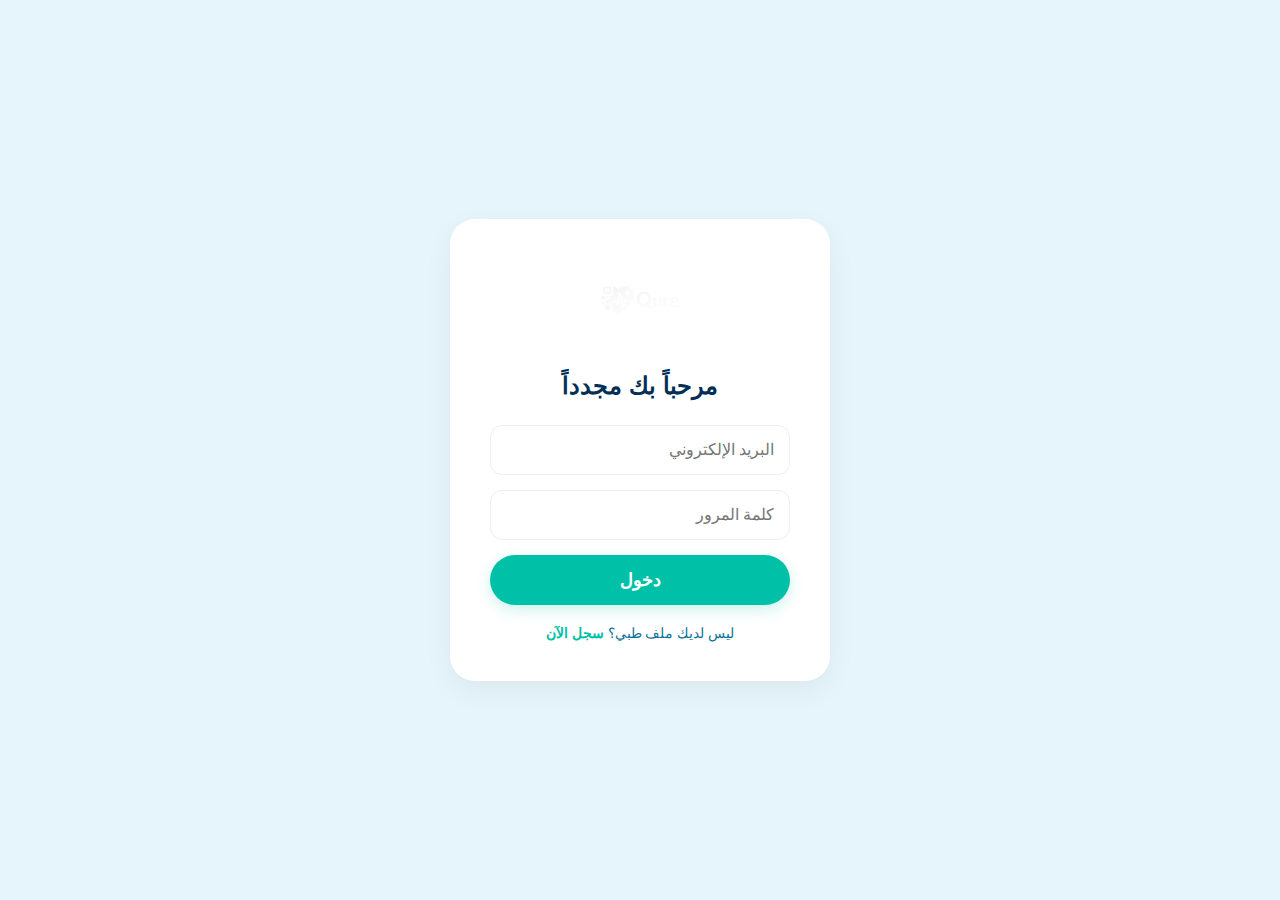
<file: login.html>
<!DOCTYPE html>
<html lang="ar" dir="rtl">
<head>
    <meta charset="UTF-8">
    <title>دخول - Qure</title>
    <link rel="stylesheet" href="style.css">
    <style>
        /* التنسيق ليكون مثل الصورة التي أرفقتها بالضبط */
        body { 
            background-color: #e6f5fb; 
            font-family: 'Segoe UI', Tahoma, Geneva, Verdana, sans-serif; 
            display: flex; 
            justify-content: center; 
            align-items: center; 
            height: 100vh; 
            margin: 0; 
        }
        .login-card { 
            background: white; 
            padding: 40px; 
            border-radius: 25px; 
            box-shadow: 0 10px 30px rgba(0,0,0,0.05); 
            width: 100%; 
            max-width: 380px; 
            text-align: center; 
        }
        .login-card img { height: 80px; margin-bottom: 10px; opacity: 0.8; }
        .login-card h2 { color: #022f55; margin-bottom: 25px; font-weight: 600; }
        
        /* تصميم الحقول مثل الصورة */
        .login-card input { 
            width: 100%; 
            padding: 15px; 
            margin-bottom: 15px; 
            border: 1px solid #eee; 
            border-radius: 12px; 
            font-size: 16px; 
            box-sizing: border-box;
            outline: none;
            text-align: right;
        }
        .login-card input:focus { border-color: #00c1a7; }

        /* الزر التركواز الدائري */
        .btn-login { 
            width: 100%; 
            padding: 14px; 
            background-color: #00c1a7; 
            color: white; 
            border: none; 
            border-radius: 25px; 
            font-size: 18px; 
            font-weight: bold; 
            cursor: pointer;
            box-shadow: 0 5px 15px rgba(0, 193, 167, 0.2);
            transition: 0.3s;
        }
        .btn-login:hover { background-color: #00a892; transform: translateY(-2px); }
        
        .reg-link { margin-top: 20px; font-size: 14px; }
        .reg-link a { color: #00c1a7; text-decoration: none; font-weight: bold; }
    </style>
</head>
<body>

    <div class="login-card">
        <img src="logo.png" alt="Logo">
        <h2>مرحباً بك مجدداً</h2>
        
        <input type="email" id="userEmail" placeholder="البريد الإلكتروني">
        <input type="password" id="userPass" placeholder="كلمة المرور">
        
        <button class="btn-login" onclick="validateLogin()">دخول</button>

        <div class="reg-link">
            ليس لديك ملف طبي؟ <a href="register.html">سجل الآن</a>
        </div>
    </div>

<script>
    function validateLogin() {
        // 1. جلب البيانات من المربعات
        const emailInput = document.getElementById('userEmail').value;
        const passInput = document.getElementById('userPass').value;

        // 2. سحب الحساب المخزن من صفحة الـ Register
        const savedAccount = localStorage.getItem('userAccount');

        if (savedAccount) {
            const user = JSON.parse(savedAccount);

            // 3. المقارنة
            if (emailInput === user.email && passInput === user.pass) {
                alert("أهلاً بك! تم تسجيل الدخول.");
                window.location.href = "index.html"; // سينقلك للرئيسية
            } else {
                alert("الإيميل أو كلمة المرور غير صحيحة!");
            }
        } else {
            alert("لا يوجد حساب مسجل. يرجى الذهاب لصفحة التسجيل أولاً.");
        }
    }
</script>

</body>
</html>
</file>
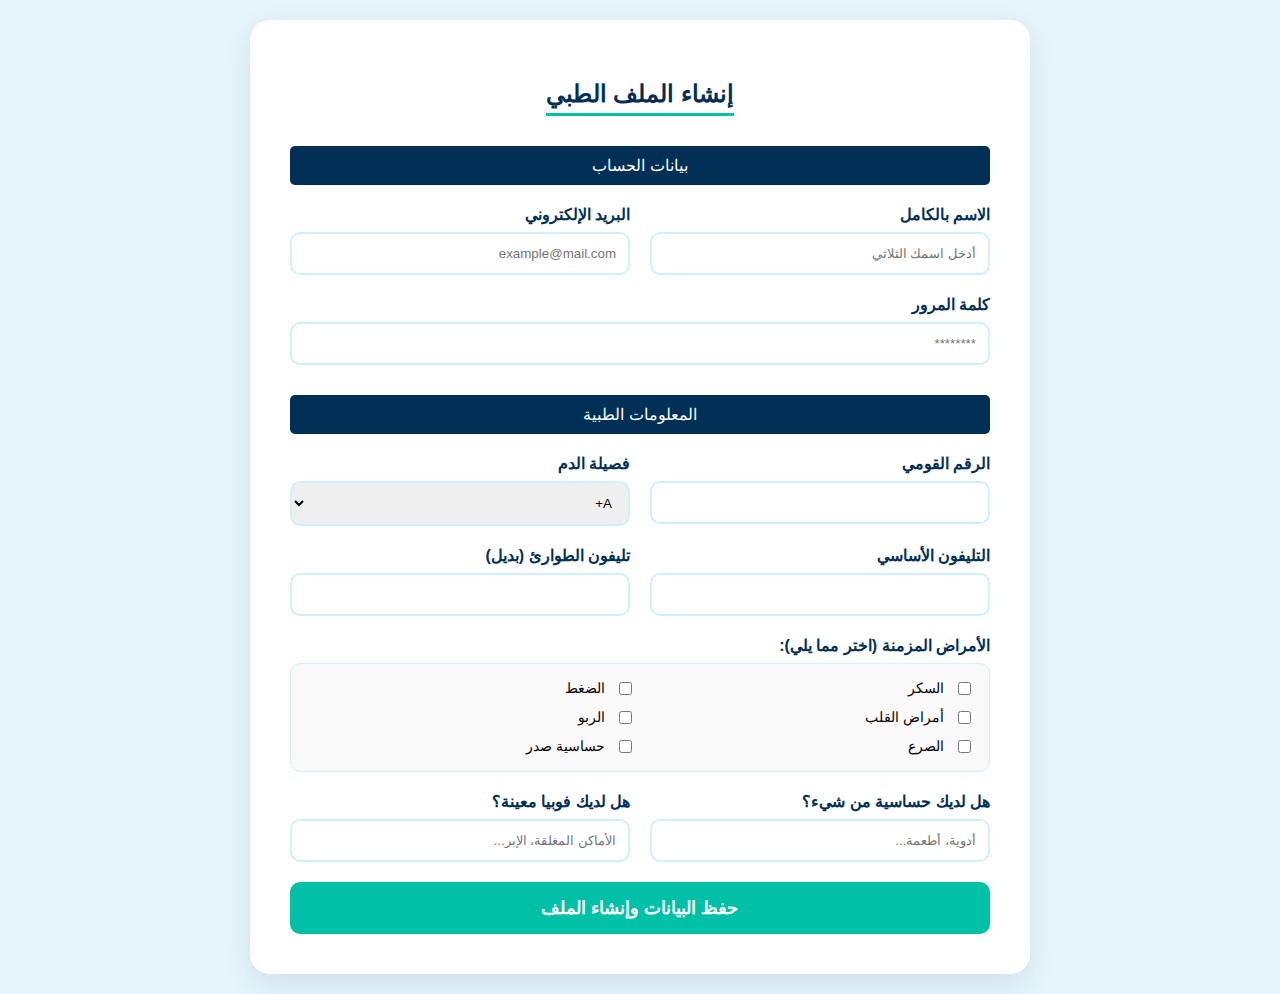
<file: register.html>
<!DOCTYPE html>
<html lang="ar" dir="rtl">
<head>
    <meta charset="UTF-8">
    <meta name="viewport" content="width=device-width, initial-scale=1.0">
    <title>تسجيل مستخدم جديد - MediQR</title>
    <style>
        body { background: #e6f5fb; font-family: 'Segoe UI', Tahoma, Geneva, Verdana, sans-serif; display: flex; justify-content: center; align-items: center; min-height: 100vh; margin: 20px 0; }
        .reg-container { background: white; width: 90%; max-width: 700px; padding: 40px; border-radius: 20px; box-shadow: 0 10px 30px rgba(2, 47, 85, 0.1); }
        h2 { color: #022f55; text-align: center; border-bottom: 3px solid #00c1a7; display: inline-block; padding-bottom: 5px; }
        .form-grid { display: grid; grid-template-columns: 1fr 1fr; gap: 20px; }
        .full-width { grid-column: span 2; }
        label { display: block; margin-bottom: 8px; color: #022f55; font-weight: bold; }
        input, select, textarea { width: 100%; padding: 12px; border: 2px solid #d0f0fd; border-radius: 10px; box-sizing: border-box; }
        .section-title { grid-column: span 2; background: #022f55; padding: 10px; color: white; border-radius: 5px; margin-top: 10px; text-align: center; }
        
        /* تصميم قائمة الأمراض (Checkboxes) */
        .chronic-list { display: grid; grid-template-columns: 1fr 1fr; gap: 10px; background: #f9f9f9; padding: 15px; border-radius: 10px; border: 1px solid #d0f0fd; }
        .chronic-item { display: flex; align-items: center; gap: 10px; font-size: 14px; }
        .chronic-item input { width: auto; }

        button { width: 100%; padding: 15px; background: #00c1a7; color: white; border: none; border-radius: 10px; font-size: 18px; font-weight: bold; cursor: pointer; margin-top: 20px; }
        button:hover { background: #009b82; }
    </style>
</head>
<body>

<div class="reg-container">
    <center><h2>إنشاء الملف الطبي</h2></center>
    <form id="registerForm">
        <div class="form-grid">
            <div class="section-title">بيانات الحساب</div>
            <div>
                <label>الاسم بالكامل</label>
                <input type="text" id="pName" required placeholder="أدخل اسمك الثلاثي">
            </div>
            <div>
                <label>البريد الإلكتروني</label>
                <input type="email" id="pEmail" required placeholder="example@mail.com">
            </div>
            <div class="full-width">
                <label>كلمة المرور</label>
                <input type="password" id="pPass" required placeholder="********">
            </div>

            <div class="section-title">المعلومات الطبية</div>
            <div>
                <label>الرقم القومي</label>
                <input type="text" id="pID" required>
            </div>
            <div>
                <label>فصيلة الدم</label>
                <select id="pBlood">
                    <option>A+</option><option>A-</option><option>B+</option><option>B-</option>
                    <option>AB+</option><option>AB-</option><option>O+</option><option>O-</option>
                </select>
            </div>
            <div>
                <label>التليفون الأساسي</label>
                <input type="tel" id="pPhone" required>
            </div>
            <div>
                <label>تليفون الطوارئ (بديل)</label>
                <input type="tel" id="pBackup">
            </div>

            <div class="full-width">
                <label>الأمراض المزمنة (اختر مما يلي):</label>
                <div class="chronic-list" id="chronicOptions">
                    <div class="chronic-item"><input type="checkbox" value="السكر"> السكر</div>
                    <div class="chronic-item"><input type="checkbox" value="الضغط"> الضغط</div>
                    <div class="chronic-item"><input type="checkbox" value="أمراض القلب"> أمراض القلب</div>
                    <div class="chronic-item"><input type="checkbox" value="الربو"> الربو</div>
                    <div class="chronic-item"><input type="checkbox" value="الصرع"> الصرع</div>
                    <div class="chronic-item"><input type="checkbox" value="حساسية صدر"> حساسية صدر</div>
                </div>
            </div>

            <div>
                <label>هل لديك حساسية من شيء؟</label>
                <input type="text" id="pAllergy" placeholder="أدوية، أطعمة...">
            </div>
            <div>
                <label>هل لديك فوبيا معينة؟</label>
                <input type="text" id="pPhobia" placeholder="الأماكن المغلقة، الإبر...">
            </div>
        </div>
        <button type="submit">حفظ البيانات وإنشاء الملف</button>
    </form>
</div>

<script>
    document.getElementById('registerForm').onsubmit = function(e) {
        e.preventDefault();
        
        // جمع الأمراض المختارة
        let selectedChronic = [];
        document.querySelectorAll('#chronicOptions input:checked').forEach(checkbox => {
            selectedChronic.push(checkbox.value);
        });

        const patient = {
            id: document.getElementById('pID').value,
            name: document.getElementById('pName').value,
            email: document.getElementById('pEmail').value,
            pass: document.getElementById('pPass').value,
            blood: document.getElementById('pBlood').value,
            phone: document.getElementById('pPhone').value,
            chronic: selectedChronic.join(' - ') || 'لا يوجد'
        };

        // حفظ الحساب للدخول
        localStorage.setItem('userAccount', JSON.stringify({email: patient.email, pass: patient.pass}));

        // إضافة للداشبورد
        let patients = JSON.parse(localStorage.getItem('patientsList')) || [];
        patients.push(patient);
        localStorage.setItem('patientsList', JSON.stringify(patients));

        alert("تم حفظ بياناتك بنجاح!");
        window.location.href = "index.html"; 
    };
</script>
</body>
</html>
</file>
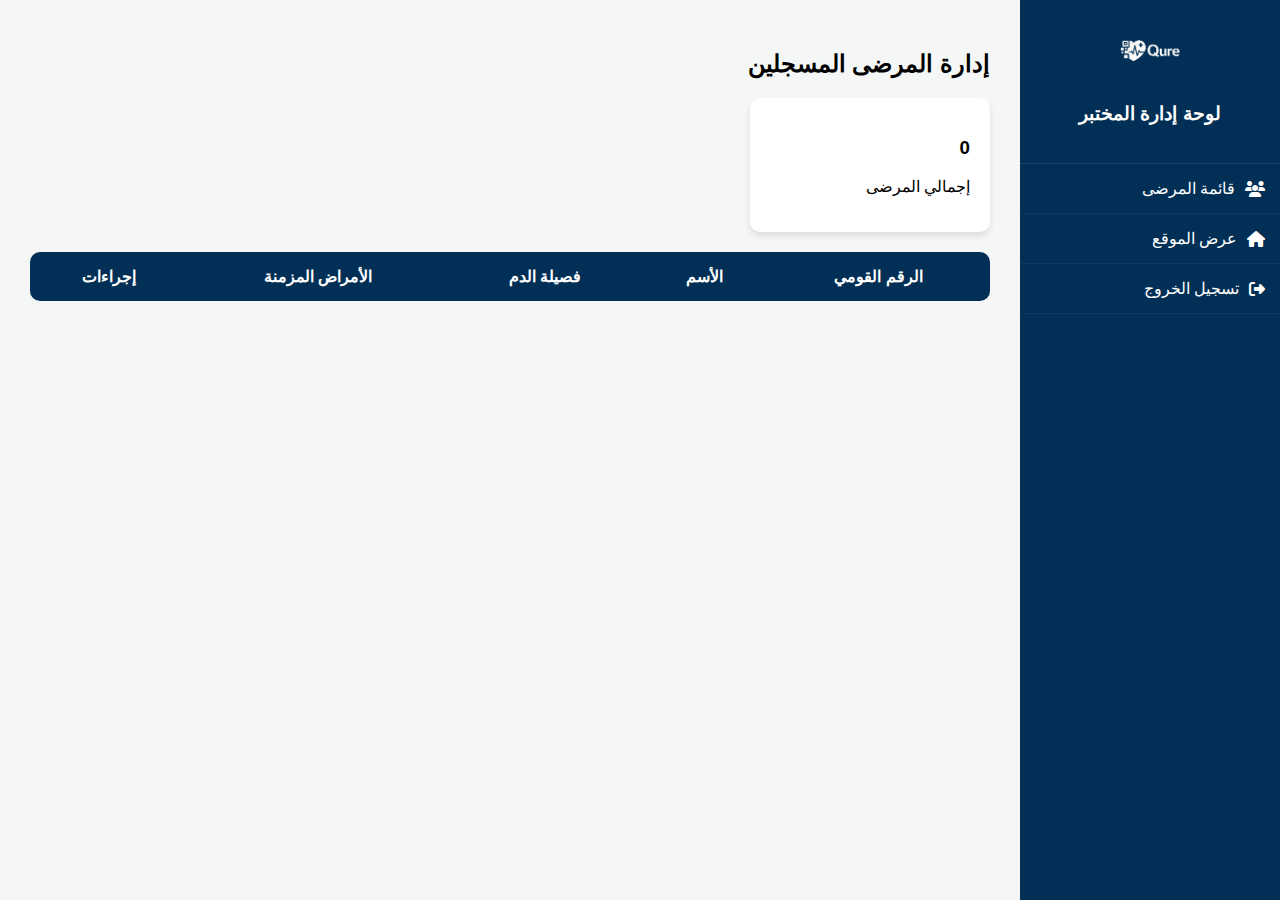
<file: user_dashboard.html>
<!DOCTYPE html>
<html lang="ar" dir="rtl">
<head>
    <meta charset="UTF-8">
    <title>لوحة التحكم - MediQR</title>
    <link rel="stylesheet" href="https://cdnjs.cloudflare.com/ajax/libs/font-awesome/6.4.0/css/all.min.css">
    <style>
        :root { --dark: #022f55; --green: #00c1a7; }
        body { font-family: 'Segoe UI', Arial; margin:0; display: flex; background: #f4f7f6; }
        .sidebar { width: 260px; background: var(--dark); color: white; min-height: 100vh; }
        .sidebar-header { padding: 20px; text-align: center; border-bottom: 1px solid rgba(255,255,255,0.1); }
        .sidebar-header img { width: 60px; }
        .menu-item { padding: 15px; display: flex; align-items: center; color: white; text-decoration: none; border-bottom: 1px solid rgba(255,255,255,0.05); }
        .menu-item:hover { background: var(--green); }
        .menu-item i { margin-left: 10px; }
        .main-content { flex: 1; padding: 30px; }
        .stats-card { background: white; padding: 20px; border-radius: 10px; display: inline-block; min-width: 200px; box-shadow: 0 4px 6px rgba(0,0,0,0.1); }
        table { width: 100%; border-collapse: collapse; background: white; margin-top: 20px; border-radius: 10px; overflow: hidden; }
        th { background: var(--dark); color: white; padding: 15px; }
        td { padding: 15px; text-align: center; border-bottom: 1px solid #eee; }
        .btn-del { background: #ff4757; color: white; border: none; padding: 8px 15px; border-radius: 5px; cursor: pointer; }
    </style>
</head>
<body>

<div class="sidebar">
    <div class="sidebar-header">
        <img src="logo.png" alt="Logo">
        <h3>لوحة إدارة المختبر</h3>
    </div>
    <a href="#" class="menu-item"><i class="fas fa-users"></i> قائمة المرضى</a>
    <a href="index.html" class="menu-item"><i class="fas fa-home"></i> عرض الموقع</a>
    <a href="login.html" class="menu-item"><i class="fas fa-sign-out-alt"></i> تسجيل الخروج</a>
</div>

<div class="main-content">
    <h2>إدارة المرضى المسجلين</h2>
    <div class="stats-card">
        <h3 id="count">0</h3>
        <p>إجمالي المرضى</p>
    </div>

    <table>
        <thead>
            <tr>
                <th>الرقم القومي</th>
                <th>الأسم</th>
                <th>فصيلة الدم</th>
                <th>الأمراض المزمنة</th>
                <th>إجراءات</th>
            </tr>
        </thead>
        <tbody id="pTableBody"></tbody>
    </table>
</div>

<script>
    function loadData() {
        const patients = JSON.parse(localStorage.getItem('patientsList')) || [];
        const tbody = document.getElementById('pTableBody');
        document.getElementById('count').innerText = patients.length;
        tbody.innerHTML = "";

        patients.forEach((p, index) => {
            tbody.innerHTML += `
                <tr>
                    <td>${p.id}</td>
                    <td>${p.name}</td>
                    <td><b style="color:red">${p.blood}</b></td>
                    <td>${p.chronic}</td>
                    <td><button class="btn-del" onclick="remove(${index})">حذف</button></td>
                </tr>`;
        });
    }

    function remove(index) {
        if(confirm("هل أنت متأكد من حذف هذا المريض؟")) {
            let patients = JSON.parse(localStorage.getItem('patientsList'));
            patients.splice(index, 1);
            localStorage.setItem('patientsList', JSON.stringify(patients));
            loadData();
        }
    }
    window.onload = loadData;
</script>
</body>
</html>
</file>
<file: style.css>
/* --- Variables & Reset --- */
:root {
    --dark-blue: #0a7298;
    --mint-green: #00c1a7;
    --light-blue: #e6f5fb;
    --accent-blue: #d0f0fd;
    --white: #ffffff;
    --shadow: 0 10px 30px rgba(27, 202, 182, 0.1);
}

* { box-sizing: border-box; }
body, html { margin: 0; padding: 0; font-family: 'Segoe UI', Tahoma, sans-serif; background: var(--light-blue); color: var(--dark-blue); scroll-behavior: smooth; }
a { text-decoration: none; color: inherit; transition: 0.3s; }

/* --- Layout --- */
.container { max-width: 1200px; margin: auto; padding: 0 20px; }

/* --- Header --- */
header { background: var(--dark-blue); color: var(--white); padding: 15px 50px; display: flex; align-items: center; justify-content: space-between; position: sticky; top: 0; z-index: 1000; box-shadow: 0 4px 10px rgba(0,0,0,0.1); }
header img { height: 60px; }
nav a { margin-left: 25px; font-weight: 600; font-size: 15px; opacity: 0.9; }
nav a:hover { color: var(--mint-green); opacity: 1; }

/* --- Buttons --- */
.btn-primary { background: var(--mint-green); color: white; padding: 12px 25px; border: none; border-radius: 50px; font-weight: bold; cursor: pointer; box-shadow: 0 5px 15px rgba(0, 193, 167, 0.3); transition: 0.3s; }
.btn-primary:hover { transform: translateY(-3px); background: #00a892; }

/* --- Footer --- */
footer { background: var(--dark-blue); color: white; text-align: center; padding: 30px; margin-top: 50px; }
</file>
